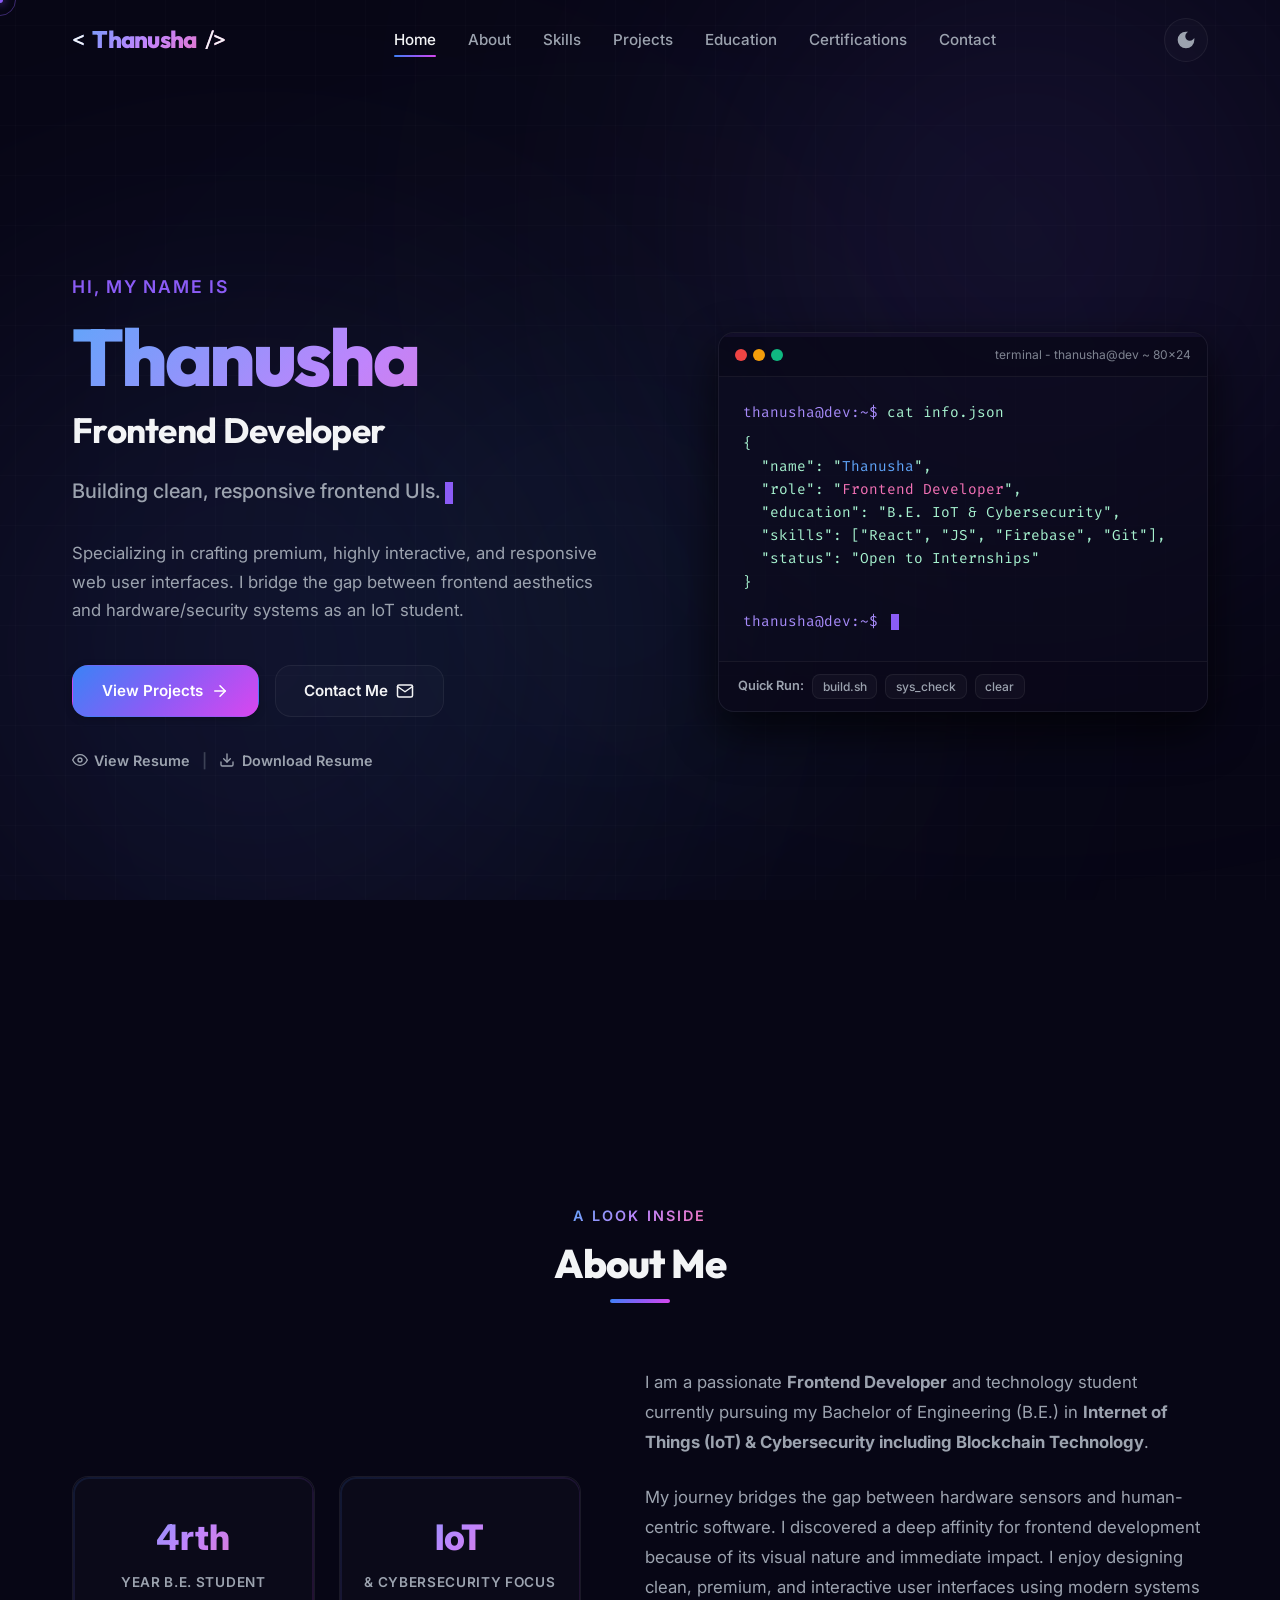
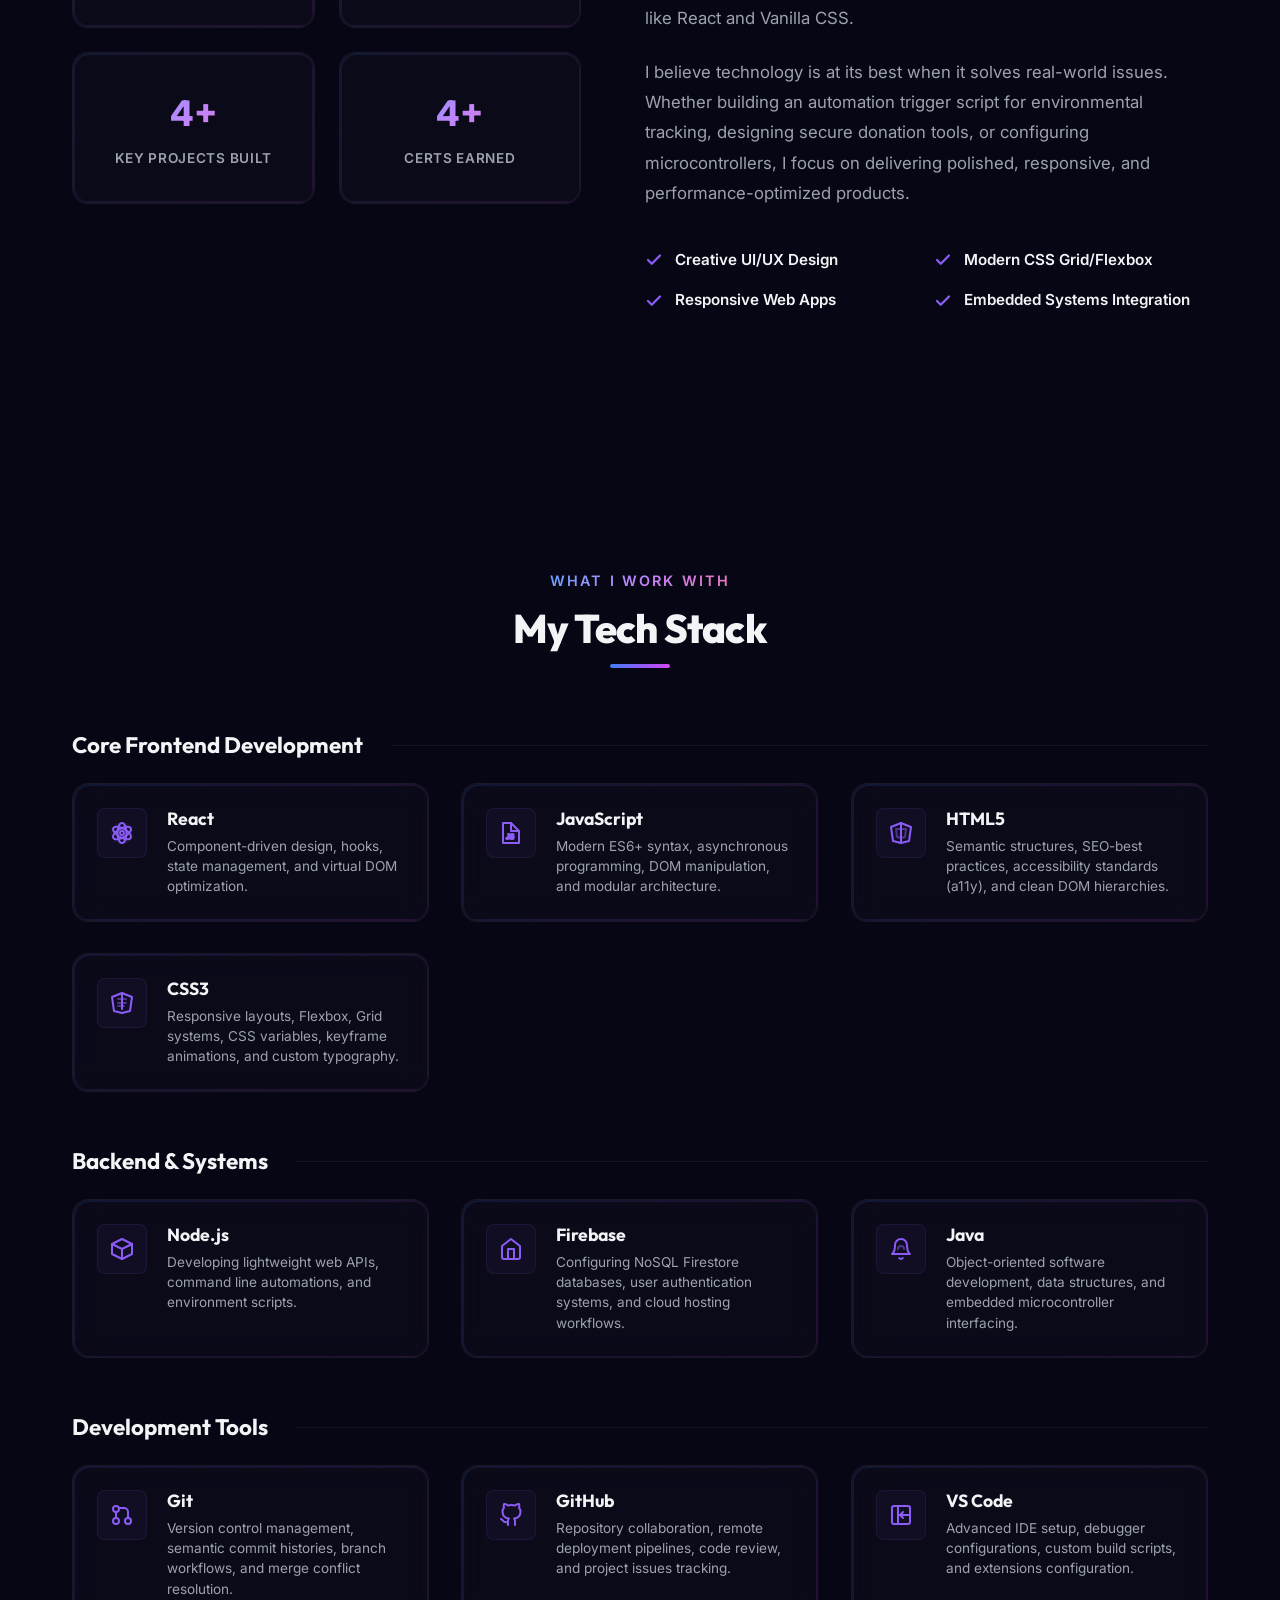
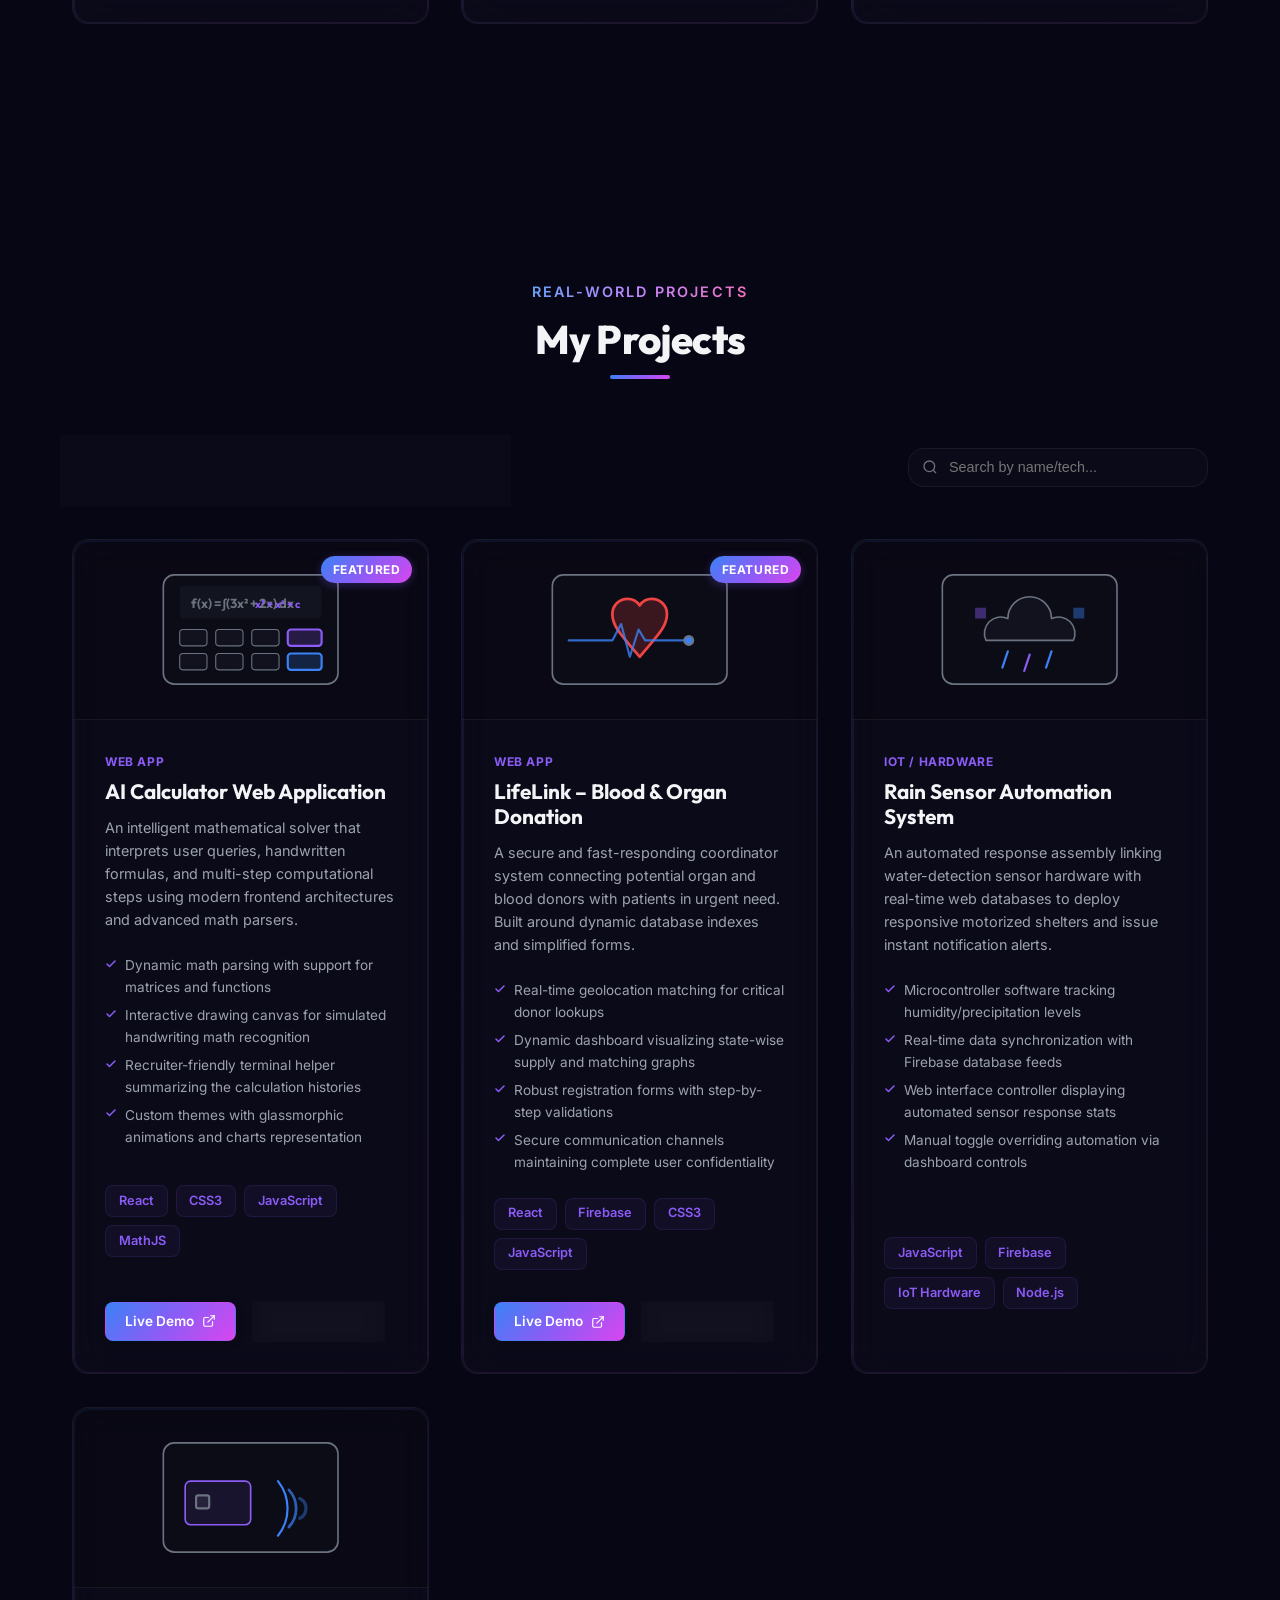
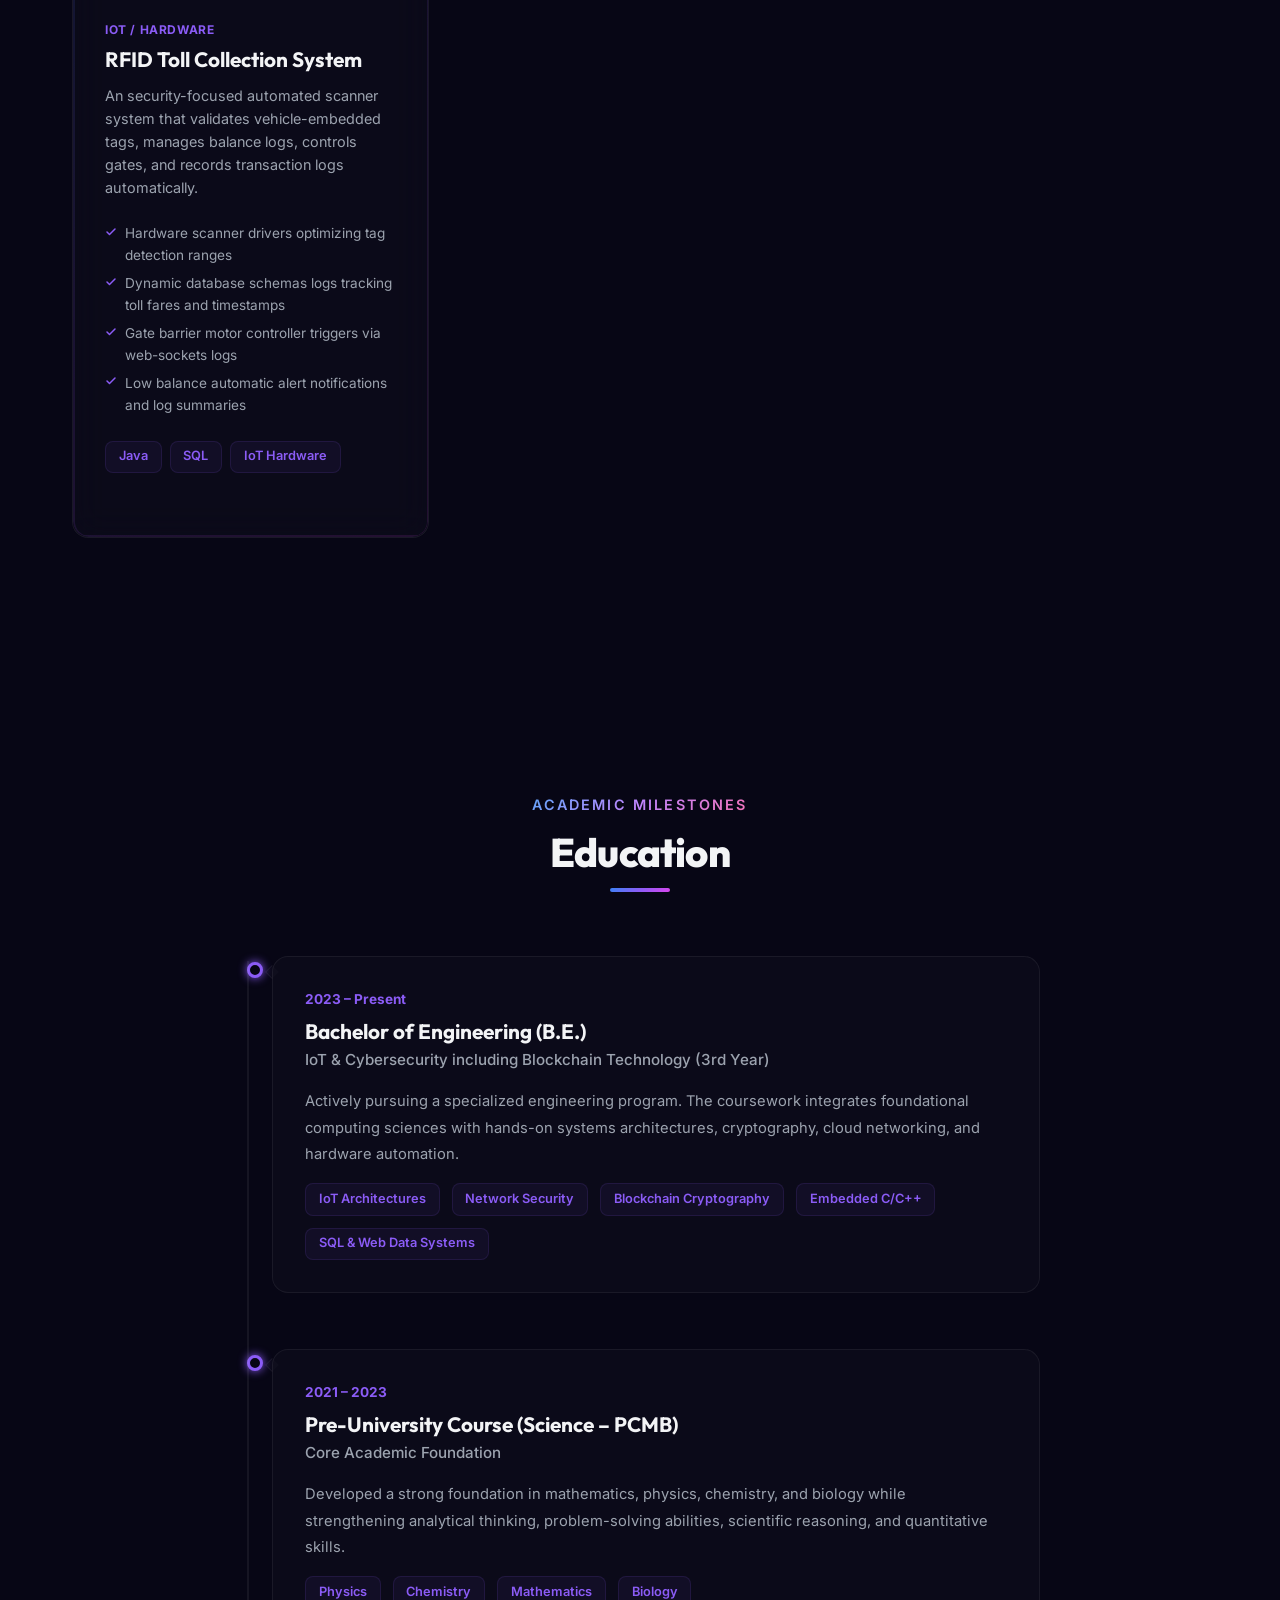
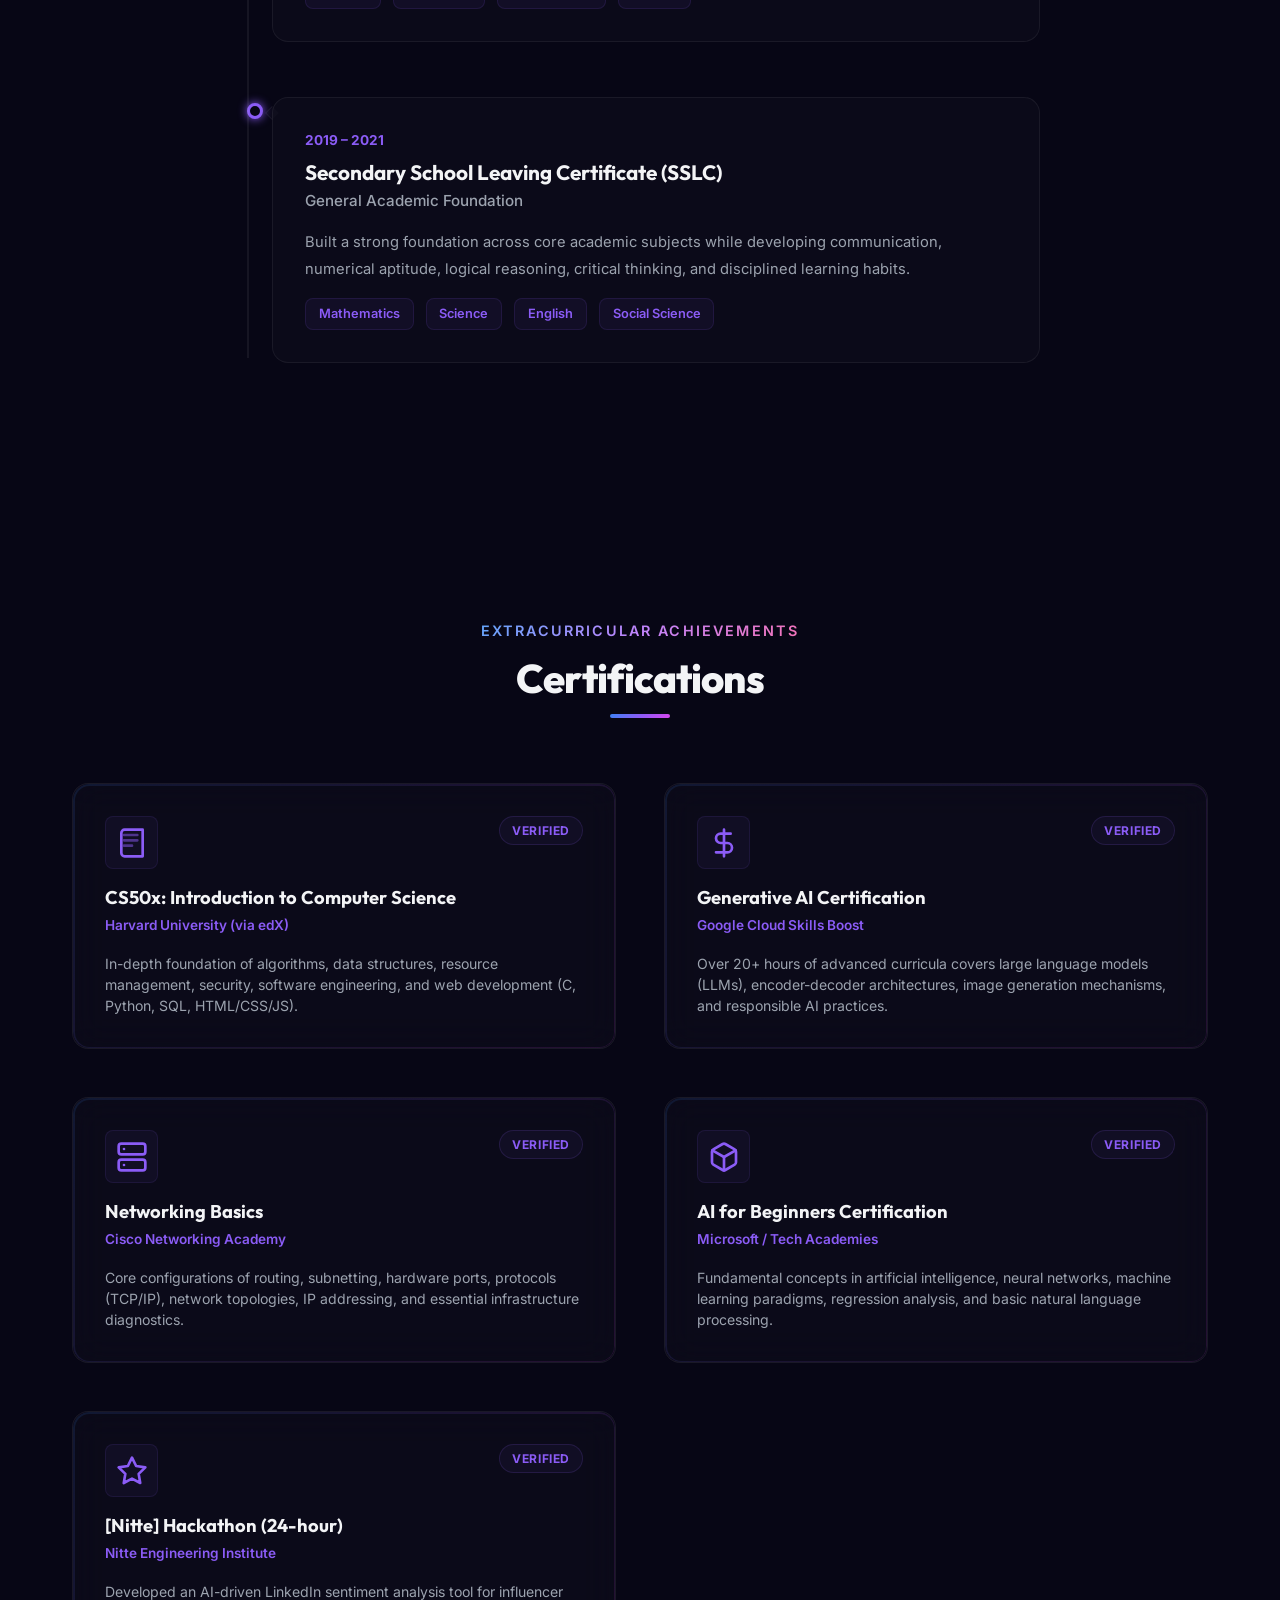
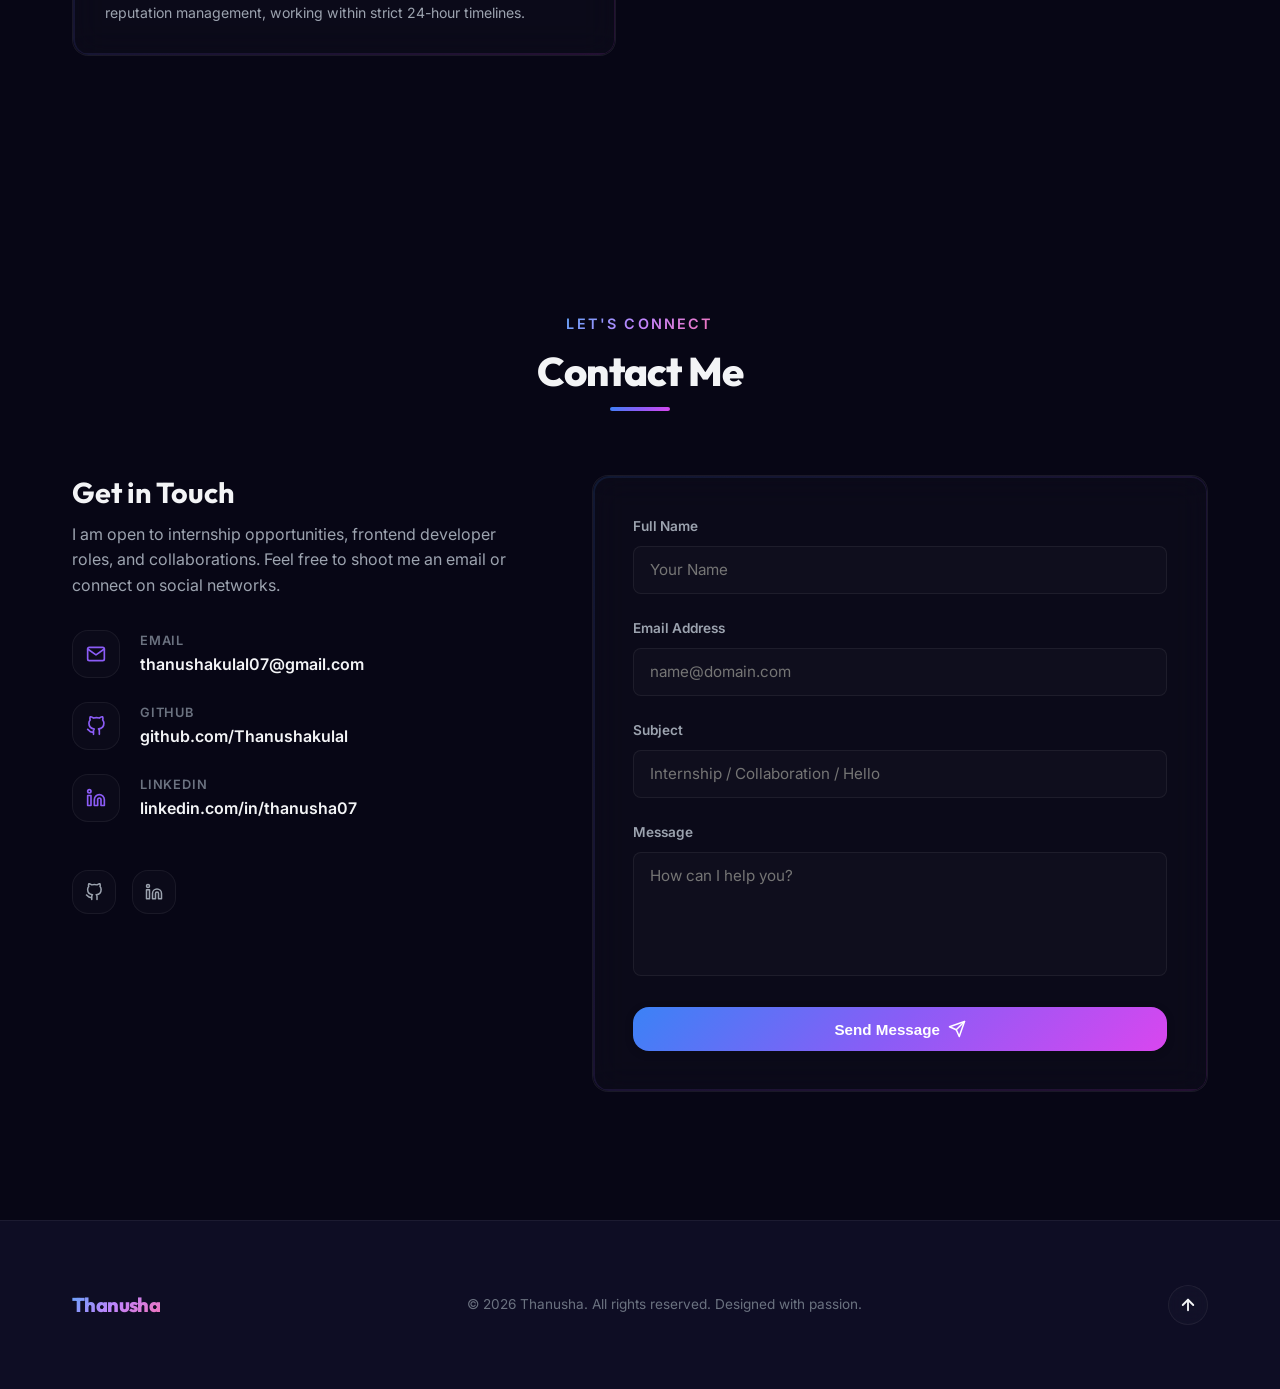
<file: index.html>
<!DOCTYPE html>
<html lang="en">
<head>
  <meta charset="UTF-8">
  <meta name="viewport" content="width=device-width, initial-scale=1.0">
  <meta name="description" content="Thanusha - Professional Frontend Developer and Technology Student portfolio. Discover custom UI interfaces, React web applications, and IoT integrations.">
  <meta name="keywords" content="Thanusha, Frontend Developer, React Developer, IoT Developer, Cybersecurity, Portfolio, Web Design">
  <meta name="author" content="Thanusha">
  
  <title>Thanusha | Frontend Developer & Technology Student</title>
  
  <!-- CSS Stylesheets -->
  <link rel="stylesheet" href="css/variables.css">
  <link rel="stylesheet" href="css/base.css">
  <link rel="stylesheet" href="css/layout.css">
  <link rel="stylesheet" href="css/components.css">
  <link rel="stylesheet" href="css/sections.css">
  <link rel="stylesheet" href="css/animations.css">
  
  <!-- Fira Code Google Font for the Terminal Mockup -->
  <link href="https://fonts.googleapis.com/css2?family=Fira+Code:wght@400;500;600&display=swap" rel="stylesheet">
</head>
<body>

  <!-- Decorative Interactive Background Blobs -->
  <div class="bg-blobs-container">
    <div class="bg-blob bg-blob-1"></div>
    <div class="bg-blob bg-blob-2"></div>
    <div class="bg-blob bg-blob-3"></div>
  </div>
  
  <!-- CSS Background Grid Pattern overlay -->
  <div class="bg-grid-overlay"></div>

  <!-- Custom Cursor Elements (Desktop Only) -->
  <div class="custom-cursor-dot"></div>
  <div class="custom-cursor-outline"></div>

  <!-- Sticky Navigation Header -->
  <header id="navbar-mount"></header>
  <!-- Main contents  -->
  <!-- Page Main Content Sections -->
  <main>
    <section id="home"></section>
    <section id="about"></section>
    <section id="skills"></section>
    <section id="projects"></section>
    <section id="education"></section>
    <section id="certifications"></section>
    <section id="contact"></section>
  </main>

  <!-- Footer Section -->
  <footer id="footer-mount"></footer>

  <!-- Modular JavaScript Application -->
  <script type="module" src="js/app.js"></script>
</body>
</html>
</file>
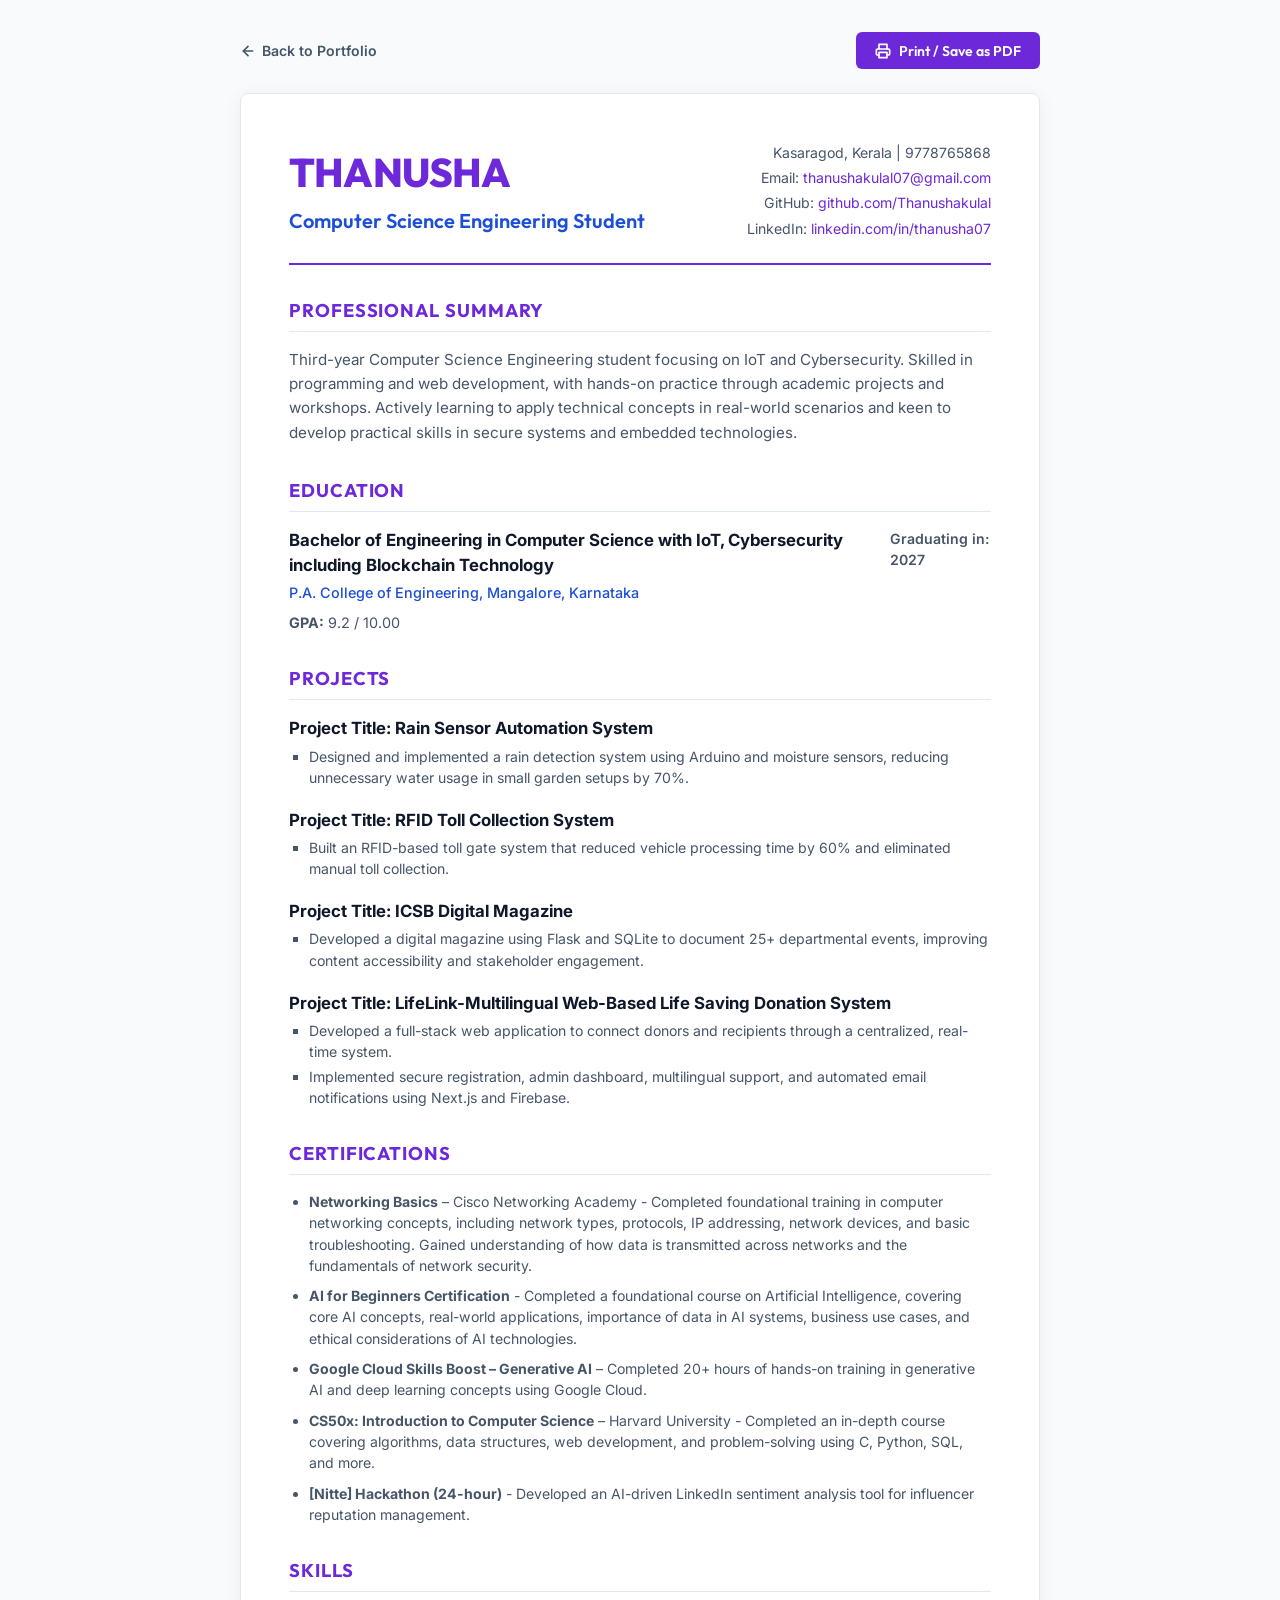
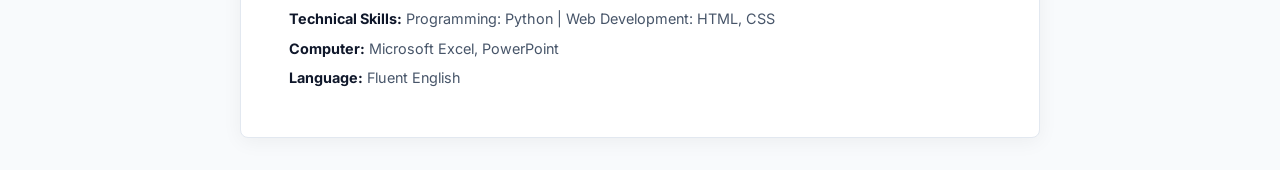
<file: assets/resume.html>
<!DOCTYPE html>
<html lang="en">
<head>
  <meta charset="UTF-8">
  <meta name="viewport" content="width=device-width, initial-scale=1.0">
  <title>Thanusha | Resume</title>
  <link href="https://fonts.googleapis.com/css2?family=Inter:wght@300;400;500;600;700&family=Outfit:wght@400;500;600;700;800&display=swap" rel="stylesheet">
  <style>
    :root {
      --primary: #6d28d9;
      --secondary: #1d4ed8;
      --text-dark: #0f172a;
      --text-muted: #475569;
      --border: #e2e8f0;
      --bg: #f8fafc;
    }
    
    * {
      box-sizing: border-box;
      margin: 0;
      padding: 0;
    }
    
    body {
      font-family: 'Inter', sans-serif;
      color: var(--text-dark);
      background-color: var(--bg);
      line-height: 1.5;
      padding: 2rem 1rem;
    }
    
    .resume-wrapper {
      max-width: 800px;
      margin: 0 auto;
      background-color: #ffffff;
      padding: 3rem;
      border-radius: 8px;
      box-shadow: 0 4px 20px rgba(0,0,0,0.05);
      border: 1px solid var(--border);
    }
    
    /* Top action banner */
    .action-bar {
      max-width: 800px;
      margin: 0 auto 1.5rem auto;
      display: flex;
      justify-content: space-between;
      align-items: center;
    }
    
    .btn-action {
      display: inline-flex;
      align-items: center;
      gap: 0.5rem;
      padding: 0.6rem 1.2rem;
      font-family: 'Outfit', sans-serif;
      font-size: 0.88rem;
      font-weight: 600;
      color: #ffffff;
      background-color: var(--primary);
      border: none;
      border-radius: 6px;
      cursor: pointer;
      text-decoration: none;
      transition: background 0.2s ease;
    }
    
    .btn-action:hover {
      background-color: #5b21b6;
    }
    
    .btn-back {
      color: var(--text-muted);
      font-weight: 600;
      text-decoration: none;
      display: inline-flex;
      align-items: center;
      gap: 0.4rem;
      font-size: 0.88rem;
    }
    
    .btn-back:hover {
      color: var(--primary);
    }
    
    /* Header layout */
    header {
      border-bottom: 2px solid var(--primary);
      padding-bottom: 1.5rem;
      margin-bottom: 2rem;
      display: flex;
      justify-content: space-between;
      align-items: flex-start;
      flex-wrap: wrap;
      gap: 1.5rem;
    }
    
    .header-left h1 {
      font-family: 'Outfit', sans-serif;
      font-size: 2.5rem;
      font-weight: 800;
      color: var(--primary);
      letter-spacing: -0.02em;
    }
    
    .header-left h2 {
      font-family: 'Outfit', sans-serif;
      font-size: 1.25rem;
      font-weight: 600;
      color: var(--secondary);
      margin-top: 0.25rem;
    }
    
    .header-right {
      text-align: right;
      font-size: 0.88rem;
      color: var(--text-muted);
      display: flex;
      flex-direction: column;
      gap: 0.25rem;
    }
    
    .header-right a {
      color: var(--primary);
      text-decoration: none;
    }
    
    .header-right a:hover {
      text-decoration: underline;
    }
    
    /* Section layouts */
    .section {
      margin-bottom: 2rem;
    }
    
    .section-title {
      font-family: 'Outfit', sans-serif;
      font-size: 1.15rem;
      font-weight: 700;
      text-transform: uppercase;
      letter-spacing: 0.05em;
      color: var(--primary);
      border-bottom: 1px solid var(--border);
      padding-bottom: 0.4rem;
      margin-bottom: 1rem;
    }
    
    .item {
      margin-bottom: 1.25rem;
    }
    
    .item-header {
      display: flex;
      justify-content: space-between;
      align-items: flex-start;
      font-weight: 600;
      margin-bottom: 0.25rem;
    }
    
    .item-title {
      font-size: 1.05rem;
      color: var(--text-dark);
    }
    
    .item-date {
      font-size: 0.88rem;
      color: var(--text-muted);
    }
    
    .item-subtitle {
      font-size: 0.9rem;
      font-weight: 500;
      color: var(--secondary);
      margin-bottom: 0.5rem;
    }
    
    .item-desc {
      font-size: 0.9rem;
      color: var(--text-muted);
      margin-bottom: 0.4rem;
    }
    
    .bullet-list {
      list-style-type: square;
      margin-left: 1.25rem;
      font-size: 0.88rem;
      color: var(--text-muted);
      display: flex;
      flex-direction: column;
      gap: 0.25rem;
    }
    
    /* Skills grid */
    .skills-grid {
      display: grid;
      grid-template-columns: repeat(2, 1fr);
      gap: 1rem;
    }
    
    .skills-cat {
      font-size: 0.9rem;
    }
    
    .skills-cat strong {
      color: var(--text-dark);
    }
    
    .skills-cat span {
      color: var(--text-muted);
    }
    
    /* Responsive styling */
    @media (max-width: 600px) {
      .resume-wrapper {
        padding: 1.5rem;
      }
      
      header {
        flex-direction: column;
        align-items: flex-start;
      }
      
      .header-right {
        text-align: left;
      }
      
      .skills-grid {
        grid-template-columns: 1fr;
      }
      
      .item-header {
        flex-direction: column;
      }
      
      .item-date {
        margin-top: 0.15rem;
        margin-bottom: 0.25rem;
      }
    }
    
    /* PRINT MEDIA RULES */
    @media print {
      body {
        background-color: #ffffff;
        padding: 0;
      }
      
      .resume-wrapper {
        border: none;
        box-shadow: none;
        padding: 0;
        max-width: 100%;
      }
      
      .action-bar {
        display: none;
      }
      
      .btn-action {
        display: none;
      }
    }
  </style>
</head>
<body>

  <!-- Top Action Banner -->
  <div class="action-bar">
    <a href="../index.html" class="btn-back">
      <svg viewBox="0 0 24 24" width="16" height="16" fill="none" stroke="currentColor" stroke-width="2.5" stroke-linecap="round" stroke-linejoin="round"><line x1="19" y1="12" x2="5" y2="12"></line><polyline points="12 19 5 12 12 5"></polyline></svg>
      Back to Portfolio
    </a>
    
    <button onclick="window.print()" class="btn-action">
      <svg viewBox="0 0 24 24" width="16" height="16" fill="none" stroke="currentColor" stroke-width="2.5" stroke-linecap="round" stroke-linejoin="round"><polyline points="6 9 6 2 18 2 18 9"></polyline><path d="M6 18H4a2 2 0 0 1-2-2v-5a2 2 0 0 1 2-2h16a2 2 0 0 1 2 2v5a2 2 0 0 1-2 2h-2"></path><rect x="6" y="14" width="12" height="8"></rect></svg>
      Print / Save as PDF
    </button>
  </div>

  <!-- Main Printable Resume Sheet -->
  <div class="resume-wrapper">
    <header>
      <div class="header-left">
        <h1>THANUSHA</h1>
        <h2>Computer Science Engineering Student</h2>
      </div>
      <div class="header-right">
        <span>Kasaragod, Kerala | 9778765868</span>
        <span>Email: <a href="mailto:thanushakulal07@gmail.com">thanushakulal07@gmail.com</a></span>
        <span>GitHub: <a href="https://github.com/Thanushakulal" target="_blank">github.com/Thanushakulal</a></span>
        <span>LinkedIn: <a href="https://www.linkedin.com/in/thanusha07" target="_blank">linkedin.com/in/thanusha07</a></span>
      </div>
    </header>

    <!-- Professional Summary Section -->
    <div class="section">
      <h3 class="section-title">Professional Summary</h3>
      <p class="item-desc" style="font-size: 0.95rem; line-height: 1.6;">
        Third-year Computer Science Engineering student focusing on IoT and Cybersecurity. Skilled in programming and web development, with hands-on practice through academic projects and workshops. Actively learning to apply technical concepts in real-world scenarios and keen to develop practical skills in secure systems and embedded technologies.
      </p>
    </div>

    <!-- Education Section -->
    <div class="section">
      <h3 class="section-title">Education</h3>
      <div class="item">
        <div class="item-header">
          <span class="item-title" style="font-weight: 700;">Bachelor of Engineering in Computer Science with IoT, Cybersecurity including Blockchain Technology</span>
          <span class="item-date">Graduating in: 2027</span>
        </div>
        <div class="item-subtitle" style="margin-top: 0.15rem;">P.A. College of Engineering, Mangalore, Karnataka</div>
        <p class="item-desc"><strong>GPA:</strong> 9.2 / 10.00</p>
      </div>
    </div>

    <!-- Projects Section -->
    <div class="section">
      <h3 class="section-title">Projects</h3>
      
      <!-- Rain Sensor -->
      <div class="item">
        <div class="item-header">
          <span class="item-title" style="font-weight: 700;">Project Title: Rain Sensor Automation System</span>
        </div>
        <ul class="bullet-list">
          <li>Designed and implemented a rain detection system using Arduino and moisture sensors, reducing unnecessary water usage in small garden setups by 70%.</li>
        </ul>
      </div>

      <!-- RFID Toll Collection -->
      <div class="item">
        <div class="item-header">
          <span class="item-title" style="font-weight: 700;">Project Title: RFID Toll Collection System</span>
        </div>
        <ul class="bullet-list">
          <li>Built an RFID-based toll gate system that reduced vehicle processing time by 60% and eliminated manual toll collection.</li>
        </ul>
      </div>

      <!-- ICSB Digital Magazine -->
      <div class="item">
        <div class="item-header">
          <span class="item-title" style="font-weight: 700;">Project Title: ICSB Digital Magazine</span>
        </div>
        <ul class="bullet-list">
          <li>Developed a digital magazine using Flask and SQLite to document 25+ departmental events, improving content accessibility and stakeholder engagement.</li>
        </ul>
      </div>

      <!-- LifeLink -->
      <div class="item">
        <div class="item-header">
          <span class="item-title" style="font-weight: 700;">Project Title: LifeLink-Multilingual Web-Based Life Saving Donation System</span>
        </div>
        <ul class="bullet-list">
          <li>Developed a full-stack web application to connect donors and recipients through a centralized, real-time system.</li>
          <li>Implemented secure registration, admin dashboard, multilingual support, and automated email notifications using Next.js and Firebase.</li>
        </ul>
      </div>
    </div>

    <!-- Certifications Section -->
    <div class="section">
      <h3 class="section-title">Certifications</h3>
      <ul class="bullet-list" style="list-style-type: disc; margin-left: 1.25rem; gap: 0.6rem;">
        <li>
          <strong>Networking Basics</strong> – Cisco Networking Academy - Completed foundational training in computer networking concepts, including network types, protocols, IP addressing, network devices, and basic troubleshooting. Gained understanding of how data is transmitted across networks and the fundamentals of network security.
        </li>
        <li>
          <strong>AI for Beginners Certification</strong> - Completed a foundational course on Artificial Intelligence, covering core AI concepts, real-world applications, importance of data in AI systems, business use cases, and ethical considerations of AI technologies.
        </li>
        <li>
          <strong>Google Cloud Skills Boost – Generative AI</strong> – Completed 20+ hours of hands-on training in generative AI and deep learning concepts using Google Cloud.
        </li>
        <li>
          <strong>CS50x: Introduction to Computer Science</strong> – Harvard University - Completed an in-depth course covering algorithms, data structures, web development, and problem-solving using C, Python, SQL, and more.
        </li>
        <li>
          <strong>[Nitte] Hackathon (24-hour)</strong> - Developed an AI-driven LinkedIn sentiment analysis tool for influencer reputation management.
        </li>
      </ul>
    </div>

    <!-- Skills Section -->
    <div class="section" style="margin-bottom: 0;">
      <h3 class="section-title">Skills</h3>
      <div class="skills-grid" style="grid-template-columns: 1fr; gap: 0.5rem;">
        <div class="skills-cat">
          <strong>Technical Skills:</strong>
          <span>Programming: Python | Web Development: HTML, CSS</span>
        </div>
        <div class="skills-cat">
          <strong>Computer:</strong>
          <span>Microsoft Excel, PowerPoint</span>
        </div>
        <div class="skills-cat">
          <strong>Language:</strong>
          <span>Fluent English</span>
        </div>
      </div>
    </div>
  </div>

  <script>
    // Automatically trigger print dialog if requested in query parameters
    const urlParams = new URLSearchParams(window.location.search);
    if (urlParams.get('download') === 'true') {
      window.addEventListener('load', () => {
        setTimeout(() => {
          window.print();
        }, 300);
      });
    }
  </script>
</body>
</html>
</file>
<file: css/variables.css>
/* CSS Design Tokens & Variable Declarations */
:root {
  /* Font Family Systems */
  --font-heading: 'Outfit', sans-serif;
  --font-body: 'Inter', sans-serif;

  /* Colors (Dark Theme - Default) */
  --bg-primary: #070615;
  --bg-secondary: #0e0d24;
  --bg-card: rgba(255, 255, 255, 0.02);
  --bg-card-hover: rgba(255, 255, 255, 0.05);
  
  --border-color: rgba(255, 255, 255, 0.06);
  --border-hover: rgba(139, 92, 246, 0.3);

  --text-primary: #f3f4f6;
  --text-secondary: #9ca3af;
  --text-muted: #6b7280;
  
  /* Primary Gradients */
  --gradient-primary: linear-gradient(135deg, #3b82f6 0%, #8b5cf6 50%, #d946ef 100%);
  --gradient-secondary: linear-gradient(135deg, #06b6d4 0%, #3b82f6 100%);
  --gradient-text: linear-gradient(135deg, #60a5fa 0%, #c084fc 50%, #f472b6 100%);
  --gradient-card-border: linear-gradient(135deg, rgba(59, 130, 246, 0.2) 0%, rgba(139, 92, 246, 0.2) 50%, rgba(217, 70, 239, 0.2) 100%);

  /* Functional Colors */
  --primary: #8b5cf6;
  --primary-rgb: 139, 92, 246;
  --primary-glow: rgba(139, 92, 246, 0.15);
  --accent: #3b82f6;
  --accent-glow: rgba(59, 130, 246, 0.15);
  --success: #10b981;
  --error: #ef4444;

  /* Shadows and Blurs */
  --shadow-sm: 0 2px 8px rgba(0, 0, 0, 0.2);
  --shadow-md: 0 8px 30px rgba(0, 0, 0, 0.3);
  --shadow-lg: 0 16px 40px rgba(0, 0, 0, 0.4);
  --shadow-glow: 0 0 30px rgba(139, 92, 246, 0.2);
  
  --backdrop-blur: blur(16px);
  --radius-sm: 8px;
  --radius-md: 16px;
  --radius-lg: 24px;
  --radius-full: 9999px;

  /* Easing Transitions */
  --transition-smooth: all 0.35s cubic-bezier(0.25, 1, 0.5, 1);
  --transition-bounce: all 0.5s cubic-bezier(0.34, 1.56, 0.64, 1);
  --transition-slow: all 0.8s cubic-bezier(0.25, 1, 0.5, 1);

  /* Layout Metrics */
  --max-width: 1200px;
  --header-height: 80px;
}

/* Light Theme Variables */
body.light-mode {
  --bg-primary: #f5f5fc;
  --bg-secondary: #ffffff;
  --bg-card: rgba(255, 255, 255, 0.65);
  --bg-card-hover: rgba(255, 255, 255, 0.9);

  --border-color: rgba(0, 0, 0, 0.08);
  --border-hover: rgba(109, 40, 217, 0.25);

  --text-primary: #0f172a;
  --text-secondary: #475569;
  --text-muted: #94a3b8;

  --gradient-primary: linear-gradient(135deg, #1d4ed8 0%, #6d28d9 50%, #be185d 100%);
  --gradient-secondary: linear-gradient(135deg, #0f766e 0%, #1d4ed8 100%);
  --gradient-text: linear-gradient(135deg, #1d4ed8 0%, #7c3aed 50%, #db2777 100%);
  --gradient-card-border: linear-gradient(135deg, rgba(29, 78, 216, 0.15) 0%, rgba(109, 40, 217, 0.15) 50%, rgba(219, 39, 119, 0.15) 100%);

  --primary: #6d28d9;
  --primary-rgb: 109, 40, 217;
  --primary-glow: rgba(109, 40, 217, 0.08);
  --accent: #1d4ed8;
  --accent-glow: rgba(29, 78, 216, 0.08);

  --shadow-sm: 0 2px 8px rgba(0, 0, 0, 0.05);
  --shadow-md: 0 10px 30px rgba(0, 0, 0, 0.06);
  --shadow-lg: 0 20px 45px rgba(0, 0, 0, 0.08);
  --shadow-glow: 0 0 20px rgba(109, 40, 217, 0.1);
}
</file>
<file: css/base.css>
@import url('https://fonts.googleapis.com/css2?family=Inter:wght@300;400;500;600;700&family=Outfit:wght@400;500;600;700;800&display=swap');

/* Global Reset & Base Styles */
*, *::before, *::after {
  box-sizing: border-box;
  margin: 0;
  padding: 0;
}

html {
  scroll-behavior: smooth;
  scroll-padding-top: var(--header-height);
  overflow-x: hidden;
  height: -webkit-fill-available;
}

body {
  font-family: var(--font-body);
  font-size: 16px;
  line-height: 1.6;
  background-color: var(--bg-primary);
  color: var(--text-primary);
  transition: background-color 0.5s cubic-bezier(0.25, 1, 0.5, 1), color 0.5s cubic-bezier(0.25, 1, 0.5, 1);
  overflow-x: hidden;
  position: relative;
  min-height: 100vh;
  min-height: -webkit-fill-available;
  -webkit-font-smoothing: antialiased;
  -moz-osx-font-smoothing: grayscale;
}

/* Background Glowing Blobs */
.bg-blobs-container {
  position: fixed;
  top: 0;
  left: 0;
  width: 100vw;
  height: 100vh;
  z-index: -2;
  overflow: hidden;
  pointer-events: none;
}

.bg-blob {
  position: absolute;
  border-radius: var(--radius-full);
  filter: blur(140px);
  opacity: 0.22;
  mix-blend-mode: screen;
  transition: var(--transition-slow);
}

body.light-mode .bg-blob {
  opacity: 0.12;
  mix-blend-mode: multiply;
  filter: blur(120px);
}

.bg-blob-1 {
  top: -10%;
  right: -5%;
  width: 50vw;
  height: 50vw;
  background: radial-gradient(circle, rgba(139, 92, 246, 0.7) 0%, rgba(59, 130, 246, 0.2) 100%);
  animation: float-blob-1 25s infinite alternate ease-in-out;
}

.bg-blob-2 {
  bottom: -15%;
  left: -10%;
  width: 60vw;
  height: 60vw;
  background: radial-gradient(circle, rgba(59, 130, 246, 0.6) 0%, rgba(217, 70, 239, 0.2) 100%);
  animation: float-blob-2 30s infinite alternate ease-in-out;
}

.bg-blob-3 {
  top: 40%;
  left: 30%;
  width: 35vw;
  height: 35vw;
  background: radial-gradient(circle, rgba(14, 165, 233, 0.5) 0%, rgba(139, 92, 246, 0.1) 100%);
  animation: float-blob-3 20s infinite alternate ease-in-out;
}

@keyframes float-blob-1 {
  0% { transform: translate(0, 0) scale(1); }
  50% { transform: translate(8%, 12%) scale(1.1); }
  100% { transform: translate(-5%, -5%) scale(0.95); }
}

@keyframes float-blob-2 {
  0% { transform: translate(0, 0) scale(1.05); }
  50% { transform: translate(-10%, 8%) scale(0.9); }
  100% { transform: translate(6%, -12%) scale(1.1); }
}

@keyframes float-blob-3 {
  0% { transform: translate(0, 0) scale(0.9); }
  50% { transform: translate(12%, -8%) scale(1.15); }
  100% { transform: translate(-8%, 5%) scale(1); }
}

/* Background Grid Overlay */
.bg-grid-overlay {
  position: fixed;
  top: 0;
  left: 0;
  width: 100vw;
  height: 100vh;
  z-index: -1;
  pointer-events: none;
  background-image: 
    linear-gradient(rgba(255, 255, 255, 0.015) 1px, transparent 1px),
    linear-gradient(90deg, rgba(255, 255, 255, 0.015) 1px, transparent 1px);
  background-size: 50px 50px;
  background-position: center center;
}

body.light-mode .bg-grid-overlay {
  background-image: 
    linear-gradient(rgba(109, 40, 217, 0.02) 1px, transparent 1px),
    linear-gradient(90deg, rgba(109, 40, 217, 0.02) 1px, transparent 1px);
}

/* Typography */
h1, h2, h3, h4, h5, h6 {
  font-family: var(--font-heading);
  color: var(--text-primary);
  font-weight: 700;
  line-height: 1.2;
}

p {
  color: var(--text-secondary);
}

a {
  color: inherit;
  text-decoration: none;
  transition: var(--transition-smooth);
}

/* Custom Scrollbar */
::-webkit-scrollbar {
  width: 10px;
}

::-webkit-scrollbar-track {
  background: var(--bg-primary);
}

::-webkit-scrollbar-thumb {
  background: rgba(139, 92, 246, 0.15);
  border-radius: var(--radius-full);
  border: 2px solid var(--bg-primary);
  transition: var(--transition-smooth);
}

::-webkit-scrollbar-thumb:hover {
  background: rgba(139, 92, 246, 0.35);
}

/* Custom Interactive Cursor (Desktop Only) */
.custom-cursor-dot,
.custom-cursor-outline {
  position: fixed;
  top: 0;
  left: 0;
  transform: translate(-50%, -50%);
  border-radius: var(--radius-full);
  pointer-events: none;
  z-index: 9999;
  transition: opacity 0.3s ease;
  opacity: 0;
}

@media (pointer: fine) {
  .custom-cursor-dot {
    opacity: 1;
    width: 6px;
    height: 6px;
    background-color: var(--primary);
    box-shadow: 0 0 10px var(--primary);
  }
  
  .custom-cursor-outline {
    opacity: 1;
    width: 32px;
    height: 32px;
    border: 1.5px solid rgba(139, 92, 246, 0.4);
    transition: transform 0.15s ease-out, border-color 0.3s ease;
  }
  
  /* Cursor Hover State */
  body.cursor-hover .custom-cursor-outline {
    transform: translate(-50%, -50%) scale(1.6);
    background-color: rgba(139, 92, 246, 0.08);
    border-color: var(--primary);
  }
  
  body.cursor-hover .custom-cursor-dot {
    transform: translate(-50%, -50%) scale(0.5);
  }
}

/* Selection State */
::selection {
  background-color: rgba(139, 92, 246, 0.3);
  color: var(--text-primary);
}
</file>
<file: css/layout.css>
/* Page Layout & Responsive Grid Definitions */

.container {
  max-width: var(--max-width);
  margin: 0 auto;
  padding: 0 2rem;
  width: 100%;
}

@media (max-width: 768px) {
  .container {
    padding: 0 1.5rem;
  }
}

/* Sections Base Layout */
section {
  padding: 8rem 0;
  position: relative;
  width: 100%;
  overflow: hidden;
}

@media (max-width: 768px) {
  section {
    padding: 5rem 0;
  }
}

.section-header {
  text-align: center;
  margin-bottom: 4rem;
  display: flex;
  flex-direction: column;
  align-items: center;
}

.section-subtitle {
  font-size: 0.9rem;
  text-transform: uppercase;
  letter-spacing: 0.15em;
  font-weight: 600;
  background: var(--gradient-text);
  -webkit-background-clip: text;
  -webkit-text-fill-color: transparent;
  margin-bottom: 0.75rem;
  display: inline-block;
}

.section-title {
  font-size: 2.5rem;
  font-weight: 800;
  letter-spacing: -0.02em;
  position: relative;
  padding-bottom: 1rem;
}

.section-title::after {
  content: '';
  position: absolute;
  bottom: 0;
  left: 50%;
  transform: translateX(-50%);
  width: 60px;
  height: 4px;
  border-radius: var(--radius-full);
  background: var(--gradient-primary);
}

@media (max-width: 768px) {
  .section-title {
    font-size: 2rem;
  }
}

/* Flex & Grid Utilities */
.grid-2 {
  display: grid;
  grid-template-columns: repeat(2, 1fr);
  gap: 3rem;
}

.grid-3 {
  display: grid;
  grid-template-columns: repeat(3, 1fr);
  gap: 2rem;
}

.grid-4 {
  display: grid;
  grid-template-columns: repeat(4, 1fr);
  gap: 1.5rem;
}

.flex-center {
  display: flex;
  justify-content: center;
  align-items: center;
}

.flex-between {
  display: flex;
  justify-content: space-between;
  align-items: center;
}

/* Responsive Grids */
@media (max-width: 1024px) {
  .grid-3 {
    grid-template-columns: repeat(2, 1fr);
  }
  .grid-4 {
    grid-template-columns: repeat(3, 1fr);
  }
}

@media (max-width: 768px) {
  .grid-2, .grid-3 {
    grid-template-columns: 1fr;
    gap: 2rem;
  }
  .grid-4 {
    grid-template-columns: repeat(2, 1fr);
    gap: 1.2rem;
  }
}

@media (max-width: 480px) {
  .grid-4 {
    grid-template-columns: 1fr;
  }
}

/* Header & Navigation */
header {
  position: fixed;
  top: 0;
  left: 0;
  width: 100%;
  height: var(--header-height);
  z-index: 100;
  transition: var(--transition-smooth);
  border-bottom: 1px solid transparent;
}

header.scrolled {
  background-color: rgba(7, 6, 21, 0.75);
  backdrop-filter: var(--backdrop-blur);
  -webkit-backdrop-filter: var(--backdrop-blur);
  height: 70px;
  border-bottom: 1px solid var(--border-color);
  box-shadow: var(--shadow-sm);
}

body.light-mode header.scrolled {
  background-color: rgba(255, 255, 255, 0.8);
}

.nav-container {
  height: 100%;
  display: flex;
  justify-content: space-between;
  align-items: center;
}

.logo {
  font-family: var(--font-heading);
  font-size: 1.5rem;
  font-weight: 800;
  background: var(--gradient-text);
  -webkit-background-clip: text;
  -webkit-text-fill-color: transparent;
  cursor: pointer;
  letter-spacing: -0.03em;
  display: flex;
  align-items: center;
  gap: 0.5rem;
}

.logo span {
  font-weight: 400;
  color: var(--text-primary);
  -webkit-text-fill-color: initial;
}

.nav-links {
  display: flex;
  gap: 2rem;
  list-style: none;
  align-items: center;
}

.nav-links a {
  font-weight: 500;
  font-size: 0.95rem;
  position: relative;
  padding: 0.5rem 0;
  color: var(--text-secondary);
  transition: var(--transition-smooth);
}

.nav-links a:hover,
.nav-links a.active {
  color: var(--text-primary);
}

.nav-links a::after {
  content: '';
  position: absolute;
  bottom: 0;
  left: 0;
  width: 0;
  height: 2px;
  background: var(--gradient-primary);
  border-radius: var(--radius-full);
  transition: var(--transition-smooth);
}

.nav-links a:hover::after,
.nav-links a.active::after {
  width: 100%;
}

/* Mobile Nav Styles */
.nav-menu-btn {
  display: none;
  background: none;
  border: none;
  cursor: pointer;
  position: relative;
  z-index: 101;
  width: 30px;
  height: 24px;
}

.nav-menu-btn span {
  display: block;
  position: absolute;
  height: 2px;
  width: 100%;
  background: var(--text-primary);
  border-radius: 9px;
  opacity: 1;
  left: 0;
  transform: rotate(0deg);
  transition: .25s ease-in-out;
}

.nav-menu-btn span:nth-child(1) { top: 0px; }
.nav-menu-btn span:nth-child(2) { top: 10px; }
.nav-menu-btn span:nth-child(3) { top: 20px; }

.nav-menu-btn.open span:nth-child(1) {
  top: 10px;
  transform: rotate(135deg);
}

.nav-menu-btn.open span:nth-child(2) {
  opacity: 0;
  left: -60px;
}

.nav-menu-btn.open span:nth-child(3) {
  top: 10px;
  transform: rotate(-135deg);
}

@media (max-width: 868px) {
  .nav-menu-btn {
    display: block;
  }
  
  .nav-links {
    position: fixed;
    top: 0;
    right: -100%;
    width: 280px;
    height: 100vh;
    background-color: var(--bg-secondary);
    box-shadow: var(--shadow-lg);
    flex-direction: column;
    justify-content: center;
    align-items: flex-start;
    padding: 3rem;
    gap: 2.5rem;
    transition: var(--transition-bounce);
    z-index: 100;
    border-left: 1px solid var(--border-color);
  }
  
  .nav-links.open {
    right: 0;
  }
  
  .nav-links a {
    font-size: 1.2rem;
  }
}
</file>
<file: css/components.css>
/* Premium UI Components & Elements */

/* 1. Buttons System */
.btn {
  display: inline-flex;
  align-items: center;
  justify-content: center;
  padding: 0.8rem 1.8rem;
  font-size: 0.95rem;
  font-weight: 600;
  border-radius: var(--radius-md);
  cursor: pointer;
  transition: var(--transition-bounce);
  border: 1.5px solid transparent;
  gap: 0.5rem;
  position: relative;
  overflow: hidden;
}

.btn-primary {
  background: var(--gradient-primary);
  color: #ffffff;
  box-shadow: var(--shadow-sm);
}

.btn-primary::before {
  content: '';
  position: absolute;
  top: 0;
  left: -100%;
  width: 100%;
  height: 100%;
  background: linear-gradient(90deg, transparent, rgba(255, 255, 255, 0.2), transparent);
  transition: 0.5s;
}

.btn-primary:hover::before {
  left: 100%;
}

.btn-primary:hover {
  transform: translateY(-3px);
  box-shadow: var(--shadow-glow);
}

.btn-secondary {
  background: var(--bg-card);
  color: var(--text-primary);
  border-color: var(--border-color);
  backdrop-filter: var(--backdrop-blur);
}

.btn-secondary:hover {
  background: var(--bg-card-hover);
  border-color: var(--primary);
  transform: translateY(-3px);
  box-shadow: 0 5px 15px var(--primary-glow);
  color: var(--text-primary);
}

.btn-text {
  padding: 0.5rem 1rem;
  background: none;
  border: none;
  color: var(--text-secondary);
  font-size: 0.95rem;
}

.btn-text:hover {
  color: var(--text-primary);
  transform: translateX(3px);
}

.btn-sm {
  padding: 0.5rem 1.2rem;
  font-size: 0.85rem;
  border-radius: var(--radius-sm);
}

/* 2. Glassmorphic Card */
.card {
  background: var(--bg-card);
  border: 1px solid var(--border-color);
  border-radius: var(--radius-md);
  padding: 2rem;
  backdrop-filter: var(--backdrop-blur);
  -webkit-backdrop-filter: var(--backdrop-blur);
  transition: var(--transition-bounce);
  position: relative;
}

.card::before {
  content: '';
  position: absolute;
  top: 0;
  left: 0;
  width: 100%;
  height: 100%;
  border-radius: var(--radius-md);
  padding: 1.5px;
  background: var(--gradient-card-border);
  -webkit-mask: linear-gradient(#fff 0 0) content-box, linear-gradient(#fff 0 0);
  -webkit-mask-composite: xor;
          mask-composite: exclude;
  pointer-events: none;
  opacity: 0.6;
  transition: var(--transition-smooth);
}

.card:hover {
  transform: translateY(-7px);
  background: var(--bg-card-hover);
  border-color: var(--border-hover);
  box-shadow: var(--shadow-md), 0 10px 20px -5px var(--primary-glow);
}

.card:hover::before {
  opacity: 1;
}

/* 3. Theme Toggle Switch */
.theme-switch-container {
  display: flex;
  align-items: center;
}

.theme-toggle-btn {
  background: var(--bg-card);
  border: 1px solid var(--border-color);
  cursor: pointer;
  width: 44px;
  height: 44px;
  border-radius: var(--radius-full);
  display: flex;
  align-items: center;
  justify-content: center;
  transition: var(--transition-bounce);
  color: var(--text-secondary);
}

.theme-toggle-btn:hover {
  transform: rotate(15deg) scale(1.1);
  color: var(--primary);
  border-color: var(--primary);
  box-shadow: 0 0 15px var(--primary-glow);
}

.theme-toggle-btn svg {
  width: 20px;
  height: 20px;
  fill: currentColor;
  stroke: currentColor;
  stroke-width: 2;
  transition: var(--transition-smooth);
}

/* 4. Badges & Tags */
.badge {
  display: inline-flex;
  align-items: center;
  padding: 0.25rem 0.75rem;
  font-size: 0.75rem;
  font-weight: 700;
  text-transform: uppercase;
  border-radius: var(--radius-full);
  letter-spacing: 0.05em;
}

.badge-featured {
  background: var(--gradient-primary);
  color: #ffffff;
  box-shadow: 0 2px 10px rgba(139, 92, 246, 0.3);
}

.tech-tag {
  background: rgba(139, 92, 246, 0.06);
  border: 1px solid rgba(139, 92, 246, 0.12);
  color: var(--primary);
  font-size: 0.8rem;
  font-weight: 600;
  padding: 0.3rem 0.8rem;
  border-radius: var(--radius-sm);
  transition: var(--transition-smooth);
}

.tech-tag:hover {
  background: rgba(139, 92, 246, 0.12);
  border-color: var(--primary);
  transform: translateY(-1px);
}

body.light-mode .tech-tag {
  background: rgba(109, 40, 217, 0.05);
  border-color: rgba(109, 40, 217, 0.1);
  color: var(--primary);
}

/* 5. Timeline Elements */
.timeline {
  position: relative;
  max-width: 800px;
  margin: 0 auto;
  padding-left: 2rem;
}

.timeline::after {
  content: '';
  position: absolute;
  width: 2px;
  background: var(--border-color);
  top: 5px;
  bottom: 5px;
  left: 7px;
}

.timeline-item {
  position: relative;
  margin-bottom: 3.5rem;
}

.timeline-item:last-child {
  margin-bottom: 0;
}

.timeline-dot {
  position: absolute;
  width: 16px;
  height: 16px;
  border-radius: var(--radius-full);
  background: var(--bg-primary);
  border: 3px solid var(--primary);
  left: -25px;
  top: 6px;
  z-index: 2;
  box-shadow: 0 0 10px var(--primary);
  transition: var(--transition-bounce);
}

.timeline-item:hover .timeline-dot {
  transform: scale(1.3);
  background: var(--primary);
  box-shadow: 0 0 15px var(--primary);
}

.timeline-content {
  background: var(--bg-card);
  border: 1px solid var(--border-color);
  padding: 2rem;
  border-radius: var(--radius-md);
  position: relative;
  transition: var(--transition-bounce);
}

.timeline-content::before {
  content: '';
  position: absolute;
  left: -6px;
  top: 10px;
  width: 10px;
  height: 10px;
  background: var(--bg-card);
  border-left: 1px solid var(--border-color);
  border-bottom: 1px solid var(--border-color);
  transform: rotate(45deg);
  transition: var(--transition-smooth);
}

.timeline-item:hover .timeline-content {
  transform: translateX(10px);
  border-color: var(--primary);
}

.timeline-item:hover .timeline-content::before {
  border-left-color: var(--primary);
  border-bottom-color: var(--primary);
}

.timeline-date {
  font-size: 0.85rem;
  font-weight: 700;
  color: var(--primary);
  margin-bottom: 0.5rem;
  display: block;
}

.timeline-title {
  font-size: 1.3rem;
  font-weight: 700;
  margin-bottom: 0.25rem;
}

.timeline-subtitle {
  font-size: 0.95rem;
  color: var(--text-secondary);
  font-weight: 500;
  margin-bottom: 1rem;
}

/* 6. Form Inputs & Validation */
.form-group {
  margin-bottom: 1.5rem;
  position: relative;
}

.form-label {
  display: block;
  font-size: 0.85rem;
  font-weight: 600;
  margin-bottom: 0.5rem;
  color: var(--text-secondary);
  transition: var(--transition-smooth);
}

.form-input {
  width: 100%;
  background: rgba(255, 255, 255, 0.02);
  border: 1.5px solid var(--border-color);
  border-radius: var(--radius-sm);
  padding: 0.85rem 1rem;
  color: var(--text-primary);
  font-family: var(--font-body);
  font-size: 0.95rem;
  transition: var(--transition-smooth);
}

body.light-mode .form-input {
  background: rgba(0, 0, 0, 0.01);
}

.form-input:focus {
  outline: none;
  background: rgba(255, 255, 255, 0.04);
  border-color: var(--primary);
  box-shadow: 0 0 15px var(--primary-glow);
}

body.light-mode .form-input:focus {
  background: rgba(255, 255, 255, 0.8);
}

.form-input.error {
  border-color: var(--error);
  box-shadow: 0 0 15px rgba(239, 68, 68, 0.1);
}

.form-input.success {
  border-color: var(--success);
}

.form-error-msg {
  color: var(--error);
  font-size: 0.75rem;
  margin-top: 0.4rem;
  display: none;
  font-weight: 500;
}

.form-input.error ~ .form-error-msg {
  display: block;
}

/* Form Success Overlay */
.contact-success-state {
  display: flex;
  flex-direction: column;
  align-items: center;
  justify-content: center;
  text-align: center;
  padding: 3rem 1.5rem;
}

.success-icon-wrapper {
  width: 70px;
  height: 70px;
  background: rgba(16, 185, 129, 0.1);
  border: 2px solid var(--success);
  color: var(--success);
  border-radius: var(--radius-full);
  font-size: 2rem;
  margin-bottom: 1.5rem;
  box-shadow: 0 0 20px rgba(16, 185, 129, 0.2);
}
</file>
<file: css/sections.css>
/* Section-Specific Layouts and Aesthetics */

/* ==========================================================================
   1. Hero Section
   ========================================================================== */
.hero-container {
  display: grid;
  grid-template-columns: 1.1fr 0.9fr;
  align-items: center;
  min-height: calc(100vh - var(--header-height));
  gap: 3rem;
  padding-top: 2rem;
  padding-bottom: 4rem;
}

@media (max-width: 1024px) {
  .hero-container {
    grid-template-columns: 1fr;
    text-align: center;
    padding-top: 5rem;
  }
}

.hero-content {
  display: flex;
  flex-direction: column;
  justify-content: center;
}

@media (max-width: 1024px) {
  .hero-content {
    align-items: center;
  }
}

.hero-greetings {
  font-size: 1.1rem;
  font-weight: 600;
  letter-spacing: 0.1em;
  text-transform: uppercase;
  color: var(--primary);
  margin-bottom: 0.75rem;
}

.hero-name {
  font-size: 5rem;
  font-weight: 800;
  letter-spacing: -0.04em;
  background: var(--gradient-text);
  -webkit-background-clip: text;
  -webkit-text-fill-color: transparent;
  line-height: 1.1;
  margin-bottom: 0.5rem;
}

.hero-title {
  font-size: 2.2rem;
  font-weight: 700;
  color: var(--text-primary);
  letter-spacing: -0.02em;
  margin-bottom: 1.5rem;
}

@media (max-width: 768px) {
  .hero-name { font-size: 3.5rem; }
  .hero-title { font-size: 1.8rem; }
}

.hero-tagline-container {
  height: 40px;
  margin-bottom: 1.5rem;
}

.hero-tagline {
  font-size: 1.25rem;
  font-weight: 500;
  color: var(--text-secondary);
}

.hero-brief-desc {
  font-size: 1.05rem;
  color: var(--text-secondary);
  max-width: 540px;
  margin-bottom: 2.5rem;
  line-height: 1.7;
}

.hero-actions {
  display: flex;
  gap: 1rem;
  margin-bottom: 2rem;
  flex-wrap: wrap;
}

.hero-resume-group {
  display: flex;
  align-items: center;
  gap: 0.75rem;
  font-size: 0.9rem;
  font-weight: 600;
  color: var(--text-secondary);
}

.resume-link {
  display: inline-flex;
  align-items: center;
  gap: 0.4rem;
  transition: var(--transition-smooth);
}

.resume-link:hover {
  color: var(--primary);
}

.resume-divider {
  color: var(--text-muted);
  opacity: 0.5;
}

/* Terminal Mockup */
.terminal-mock {
  background: rgba(13, 11, 30, 0.65);
  border: 1px solid var(--border-color);
  border-radius: var(--radius-md);
  box-shadow: var(--shadow-lg), 0 20px 50px rgba(0, 0, 0, 0.4);
  font-family: 'Fira Code', 'Courier New', Courier, monospace;
  overflow: hidden;
  position: relative;
  backdrop-filter: var(--backdrop-blur);
  height: 380px;
  display: flex;
  flex-direction: column;
}

body.light-mode .terminal-mock {
  background: rgba(255, 255, 255, 0.75);
  box-shadow: var(--shadow-lg);
}

.terminal-header {
  background: rgba(7, 6, 21, 0.4);
  border-bottom: 1px solid var(--border-color);
  padding: 0.75rem 1rem;
  display: flex;
  align-items: center;
  justify-content: space-between;
}

.terminal-dots {
  display: flex;
  gap: 6px;
}

.terminal-dots span {
  width: 12px;
  height: 12px;
  border-radius: var(--radius-full);
}

.dot-red { background-color: #ef4444; }
.dot-yellow { background-color: #f59e0b; }
.dot-green { background-color: #10b981; }

.terminal-title-text {
  font-size: 0.75rem;
  color: var(--text-secondary);
  opacity: 0.8;
  font-family: var(--font-body);
}

.terminal-body {
  padding: 1.5rem;
  font-size: 0.9rem;
  line-height: 1.6;
  flex-grow: 1;
  overflow-y: auto;
  color: #a7f3d0;
  text-align: left;
}

body.light-mode .terminal-body {
  color: #065f46;
}

.term-prompt {
  color: #a78bfa;
}

body.light-mode .term-prompt {
  color: #6d28d9;
}

.term-highlight {
  color: #60a5fa;
}

.term-accent {
  color: #f472b6;
}

.term-success {
  color: #34d399;
}

.terminal-output {
  margin: 0.5rem 0 1rem 0;
  white-space: pre-wrap;
}

.terminal-footer {
  padding: 0.75rem 1.2rem;
  background: rgba(7, 6, 21, 0.3);
  border-top: 1px solid var(--border-color);
  display: flex;
  align-items: center;
  gap: 0.5rem;
  flex-wrap: wrap;
}

.terminal-footer-label {
  font-family: var(--font-body);
  font-size: 0.8rem;
  color: var(--text-secondary);
  font-weight: 600;
}

.terminal-action-btn {
  background: rgba(255, 255, 255, 0.03);
  border: 1px solid var(--border-color);
  border-radius: var(--radius-sm);
  color: var(--text-secondary);
  padding: 0.25rem 0.6rem;
  font-family: var(--font-body);
  font-size: 0.75rem;
  font-weight: 500;
  cursor: pointer;
  transition: var(--transition-smooth);
}

.terminal-action-btn:hover {
  background: var(--primary);
  color: white;
  border-color: var(--primary);
  transform: translateY(-1px);
}

/* ==========================================================================
   2. About Section
   ========================================================================== */
.about-grid {
  display: grid;
  grid-template-columns: 0.95fr 1.05fr;
  gap: 4rem;
  align-items: center;
}

@media (max-width: 968px) {
  .about-grid {
    grid-template-columns: 1fr;
    gap: 3rem;
  }
}

.about-dashboard {
  display: grid;
  grid-template-columns: repeat(2, 1fr);
  gap: 1.5rem;
}

.about-dash-card {
  padding: 2rem 1.5rem;
  text-align: center;
  border-radius: var(--radius-md);
}

.about-dash-val {
  font-size: 2.2rem;
  font-weight: 800;
  background: var(--gradient-text);
  -webkit-background-clip: text;
  -webkit-text-fill-color: transparent;
  display: block;
  margin-bottom: 0.25rem;
}

.about-dash-lbl {
  font-size: 0.85rem;
  font-weight: 600;
  color: var(--text-secondary);
  text-transform: uppercase;
  letter-spacing: 0.05em;
}

.about-text {
  display: flex;
  flex-direction: column;
  gap: 1.5rem;
}

.about-para {
  font-size: 1.05rem;
  color: var(--text-secondary);
  line-height: 1.8;
}

.about-highlights {
  display: grid;
  grid-template-columns: repeat(2, 1fr);
  gap: 1rem;
  margin-top: 1rem;
}

.about-highlight-item {
  display: flex;
  align-items: center;
  gap: 0.75rem;
  font-weight: 600;
  font-size: 0.95rem;
  color: var(--text-primary);
}

.about-highlight-icon {
  color: var(--primary);
  display: flex;
  align-items: center;
}

/* ==========================================================================
   3. Skills Section
   ========================================================================== */
.skills-category {
  margin-bottom: 3.5rem;
}

.skills-category:last-child {
  margin-bottom: 0;
}

.skills-category-title {
  font-size: 1.4rem;
  font-weight: 700;
  margin-bottom: 1.5rem;
  display: flex;
  align-items: center;
  gap: 0.75rem;
}

.skills-category-title::after {
  content: '';
  flex-grow: 1;
  height: 1px;
  background: var(--border-color);
  margin-left: 1rem;
}

.skill-card {
  display: flex;
  gap: 1.25rem;
  align-items: flex-start;
  padding: 1.5rem;
}

.skill-icon-wrapper {
  color: var(--primary);
  background: rgba(139, 92, 246, 0.05);
  border: 1px solid rgba(139, 92, 246, 0.1);
  padding: 0.75rem;
  border-radius: var(--radius-sm);
  display: flex;
  align-items: center;
  justify-content: center;
  transition: var(--transition-smooth);
}

.skill-card:hover .skill-icon-wrapper {
  color: #ffffff;
  background: var(--gradient-primary);
  border-color: transparent;
  box-shadow: 0 5px 15px var(--primary-glow);
}

.skill-title {
  font-size: 1.1rem;
  font-weight: 700;
  margin-bottom: 0.4rem;
}

.skill-desc {
  font-size: 0.85rem;
  line-height: 1.5;
  color: var(--text-secondary);
}

/* ==========================================================================
   4. Projects Section
   ========================================================================== */
.projects-filter-bar {
  display: flex;
  justify-content: space-between;
  align-items: center;
  gap: 1.5rem;
  margin-bottom: 3rem;
  flex-wrap: wrap;
}

@media (max-width: 650px) {
  .projects-filter-bar {
    flex-direction: column;
    align-items: stretch;
  }
}

.projects-tabs {
  display: flex;
  gap: 0.5rem;
  background: var(--bg-card);
  border: 1px solid var(--border-color);
  padding: 0.35rem;
  border-radius: var(--radius-md);
  backdrop-filter: var(--backdrop-blur);
}

.projects-tab-btn {
  background: none;
  border: none;
  color: var(--text-secondary);
  font-weight: 600;
  font-size: 0.9rem;
  padding: 0.6rem 1.2rem;
  border-radius: var(--radius-sm);
  cursor: pointer;
  transition: var(--transition-smooth);
}

.projects-tab-btn.active,
.projects-tab-btn:hover {
  background: var(--bg-card-hover);
  color: var(--text-primary);
}

.projects-tab-btn.active {
  background: var(--gradient-primary);
  color: #ffffff;
  box-shadow: 0 4px 12px rgba(139, 92, 246, 0.2);
}

.projects-search-wrapper {
  position: relative;
  max-width: 300px;
  width: 100%;
}

@media (max-width: 650px) {
  .projects-search-wrapper {
    max-width: 100%;
  }
}

.projects-search-input {
  width: 100%;
  padding: 0.65rem 1rem 0.65rem 2.5rem;
  background: var(--bg-card);
  border: 1px solid var(--border-color);
  border-radius: var(--radius-md);
  color: var(--text-primary);
  font-size: 0.9rem;
  transition: var(--transition-smooth);
}

.projects-search-input:focus {
  outline: none;
  border-color: var(--primary);
  box-shadow: 0 0 15px var(--primary-glow);
}

.projects-search-icon {
  position: absolute;
  left: 0.9rem;
  top: 50%;
  transform: translateY(-50%);
  color: var(--text-muted);
  pointer-events: none;
}

/* Project Card layouts */
.project-card {
  padding: 0;
  display: flex;
  flex-direction: column;
  height: 100%;
  overflow: hidden;
}

.project-visual {
  height: 180px;
  background: rgba(0, 0, 0, 0.2);
  border-bottom: 1px solid var(--border-color);
  display: flex;
  align-items: center;
  justify-content: center;
  padding: 1.5rem;
  position: relative;
  overflow: hidden;
  color: var(--text-muted);
  transition: var(--transition-smooth);
}

.project-card:hover .project-visual {
  color: var(--primary);
  background: rgba(139, 92, 246, 0.02);
}

.project-visual svg {
  transition: var(--transition-bounce);
}

.project-card:hover .project-visual svg {
  transform: scale(1.05);
}

.project-badge-wrapper {
  position: absolute;
  top: 1rem;
  right: 1rem;
  z-index: 5;
}

.project-details {
  padding: 2rem;
  flex-grow: 1;
  display: flex;
  flex-direction: column;
}

.project-meta-cat {
  font-size: 0.75rem;
  font-weight: 700;
  text-transform: uppercase;
  color: var(--primary);
  letter-spacing: 0.05em;
  margin-bottom: 0.5rem;
}

.project-card-title {
  font-size: 1.3rem;
  font-weight: 700;
  margin-bottom: 0.75rem;
  transition: var(--transition-smooth);
}

.project-card:hover .project-card-title {
  background: var(--gradient-text);
  -webkit-background-clip: text;
  -webkit-text-fill-color: transparent;
}

.project-card-desc {
  font-size: 0.9rem;
  color: var(--text-secondary);
  line-height: 1.6;
  margin-bottom: 1.5rem;
}

.project-features-list {
  list-style: none;
  margin-bottom: 1.5rem;
  display: flex;
  flex-direction: column;
  gap: 0.4rem;
}

.project-feature-item {
  font-size: 0.85rem;
  color: var(--text-secondary);
  display: flex;
  align-items: flex-start;
  gap: 0.5rem;
}

.project-feature-bullet {
  color: var(--primary);
  margin-top: 0.15rem;
  flex-shrink: 0;
}

.project-tech {
  display: flex;
  flex-wrap: wrap;
  gap: 0.5rem;
  margin-bottom: 2rem;
  margin-top: auto;
}

.project-links {
  display: flex;
  gap: 1rem;
  margin-top: auto;
}

/* ==========================================================================
   5. Education Section
   ========================================================================== */
.education-meta {
  display: flex;
  align-items: center;
  gap: 0.75rem;
  margin-top: 1rem;
  flex-wrap: wrap;
}

/* ==========================================================================
   6. Certifications Section
   ========================================================================== */
.cert-card {
  display: flex;
  flex-direction: column;
  height: 100%;
}

.cert-header {
  display: flex;
  justify-content: space-between;
  align-items: flex-start;
  gap: 1rem;
  margin-bottom: 1rem;
}

.cert-icon-box {
  color: var(--primary);
  background: rgba(139, 92, 246, 0.05);
  border: 1px solid rgba(139, 92, 246, 0.1);
  padding: 0.6rem;
  border-radius: var(--radius-sm);
  display: flex;
  align-items: center;
  justify-content: center;
  transition: var(--transition-smooth);
}

.cert-card:hover .cert-icon-box {
  color: white;
  background: var(--gradient-primary);
  border-color: transparent;
  box-shadow: 0 5px 15px var(--primary-glow);
}

.cert-title {
  font-size: 1.15rem;
  font-weight: 700;
  line-height: 1.4;
  margin-bottom: 0.25rem;
}

.cert-issuer {
  font-size: 0.85rem;
  font-weight: 600;
  color: var(--primary);
}

.cert-desc {
  font-size: 0.88rem;
  color: var(--text-secondary);
  line-height: 1.5;
}

/* ==========================================================================
   7. Contact Section
   ========================================================================== */
.contact-grid {
  display: grid;
  grid-template-columns: 0.85fr 1.15fr;
  gap: 4rem;
}

@media (max-width: 968px) {
  .contact-grid {
    grid-template-columns: 1fr;
    gap: 3rem;
  }
}

.contact-info-panel {
  display: flex;
  flex-direction: column;
  gap: 2rem;
}

.contact-info-header h3 {
  font-size: 1.8rem;
  font-weight: 700;
  margin-bottom: 0.75rem;
}

.contact-info-header p {
  color: var(--text-secondary);
}

.contact-details-list {
  display: flex;
  flex-direction: column;
  gap: 1.5rem;
}

.contact-detail-item {
  display: flex;
  align-items: center;
  gap: 1.25rem;
}

.contact-detail-icon {
  width: 48px;
  height: 48px;
  border-radius: var(--radius-md);
  background: var(--bg-card);
  border: 1px solid var(--border-color);
  color: var(--primary);
  display: flex;
  align-items: center;
  justify-content: center;
  transition: var(--transition-smooth);
}

.contact-detail-item:hover .contact-detail-icon {
  background: var(--gradient-primary);
  color: white;
  border-color: transparent;
  box-shadow: 0 5px 15px var(--primary-glow);
  transform: translateY(-2px);
}

.contact-detail-content {
  display: flex;
  flex-direction: column;
}

.contact-detail-lbl {
  font-size: 0.8rem;
  font-weight: 600;
  color: var(--text-muted);
  text-transform: uppercase;
  letter-spacing: 0.05rem;
}

.contact-detail-val {
  font-size: 1rem;
  font-weight: 600;
  color: var(--text-primary);
  transition: var(--transition-smooth);
}

.contact-detail-val:hover {
  color: var(--primary);
}

.contact-social-widgets {
  display: flex;
  gap: 1rem;
  margin-top: 1rem;
}

.social-widget-btn {
  width: 44px;
  height: 44px;
  border-radius: var(--radius-md);
  background: var(--bg-card);
  border: 1px solid var(--border-color);
  display: flex;
  align-items: center;
  justify-content: center;
  color: var(--text-secondary);
  transition: var(--transition-bounce);
}

.social-widget-btn:hover {
  transform: translateY(-3px);
  color: var(--primary);
  border-color: var(--primary);
  box-shadow: 0 0 15px var(--primary-glow);
}

/* ==========================================================================
   8. Footer
   ========================================================================== */
footer {
  border-top: 1px solid var(--border-color);
  padding: 4rem 0;
  background: var(--bg-secondary);
  position: relative;
  z-index: 10;
}

.footer-container {
  display: flex;
  justify-content: space-between;
  align-items: center;
  flex-wrap: wrap;
  gap: 2rem;
}

@media (max-width: 768px) {
  .footer-container {
    flex-direction: column;
    text-align: center;
  }
}

.footer-logo {
  font-size: 1.25rem;
}

.footer-copyright {
  font-size: 0.85rem;
  color: var(--text-muted);
}
</file>
<file: css/animations.css>
/* Animations System & Keyframes */

/* 1. Scroll-Triggered Reveal Animations */
.reveal {
  opacity: 0;
  transform: translateY(30px);
  transition: opacity 0.8s cubic-bezier(0.25, 1, 0.5, 1), transform 0.8s cubic-bezier(0.25, 1, 0.5, 1);
  will-change: transform, opacity;
}

.reveal.active {
  opacity: 1;
  transform: translateY(0);
}

.reveal-left {
  opacity: 0;
  transform: translateX(-40px);
  transition: opacity 0.8s cubic-bezier(0.25, 1, 0.5, 1), transform 0.8s cubic-bezier(0.25, 1, 0.5, 1);
  will-change: transform, opacity;
}

.reveal-left.active {
  opacity: 1;
  transform: translateX(0);
}

.reveal-right {
  opacity: 0;
  transform: translateX(40px);
  transition: opacity 0.8s cubic-bezier(0.25, 1, 0.5, 1), transform 0.8s cubic-bezier(0.25, 1, 0.5, 1);
  will-change: transform, opacity;
}

.reveal-right.active {
  opacity: 1;
  transform: translateX(0);
}

.scale-in {
  opacity: 0;
  transform: scale(0.92);
  transition: opacity 0.8s cubic-bezier(0.25, 1, 0.5, 1), transform 0.8s cubic-bezier(0.25, 1, 0.5, 1);
  will-change: transform, opacity;
}

.scale-in.active {
  opacity: 1;
  transform: scale(1);
}

/* Stagger delays for list items */
.delay-100 { transition-delay: 100ms; }
.delay-200 { transition-delay: 200ms; }
.delay-300 { transition-delay: 300ms; }
.delay-400 { transition-delay: 400ms; }
.delay-500 { transition-delay: 500ms; }

/* 2. Constant Floating Effect */
.float-badge {
  animation: float-badge-anim 6s infinite alternate ease-in-out;
}

.float-badge-delayed {
  animation: float-badge-anim 8s infinite alternate-reverse ease-in-out;
}

@keyframes float-badge-anim {
  0% { transform: translateY(0) rotate(0deg); }
  100% { transform: translateY(-12px) rotate(2deg); }
}

/* 3. Text Typing Indicator */
.typing-cursor {
  display: inline-block;
  width: 8px;
  height: 1.1em;
  background-color: var(--primary);
  margin-left: 4px;
  animation: blink 1s step-end infinite;
  vertical-align: middle;
}

@keyframes blink {
  from, to { background-color: transparent }
  50% { background-color: var(--primary); }
}

/* 4. Background Blob Rotation */
@keyframes spin-blob {
  0% { transform: rotate(0deg); }
  100% { transform: rotate(360deg); }
}

/* 5. Terminal Console Scanning */
.scanline {
  position: absolute;
  top: 0;
  left: 0;
  width: 100%;
  height: 4px;
  background: rgba(139, 92, 246, 0.08);
  opacity: 0.8;
  pointer-events: none;
  animation: scanline-anim 8s linear infinite;
  z-index: 10;
}

@keyframes scanline-anim {
  0% { top: 0%; }
  100% { top: 100%; }
}

/* 6. Pulse Glow */
.pulse-glow {
  animation: pulse-glow-anim 2.5s infinite ease-in-out;
}

@keyframes pulse-glow-anim {
  0%, 100% {
    box-shadow: 0 0 15px var(--primary-glow);
    border-color: var(--border-color);
  }
  50% {
    box-shadow: 0 0 25px rgba(139, 92, 246, 0.3);
    border-color: rgba(139, 92, 246, 0.5);
  }
}
</file>
